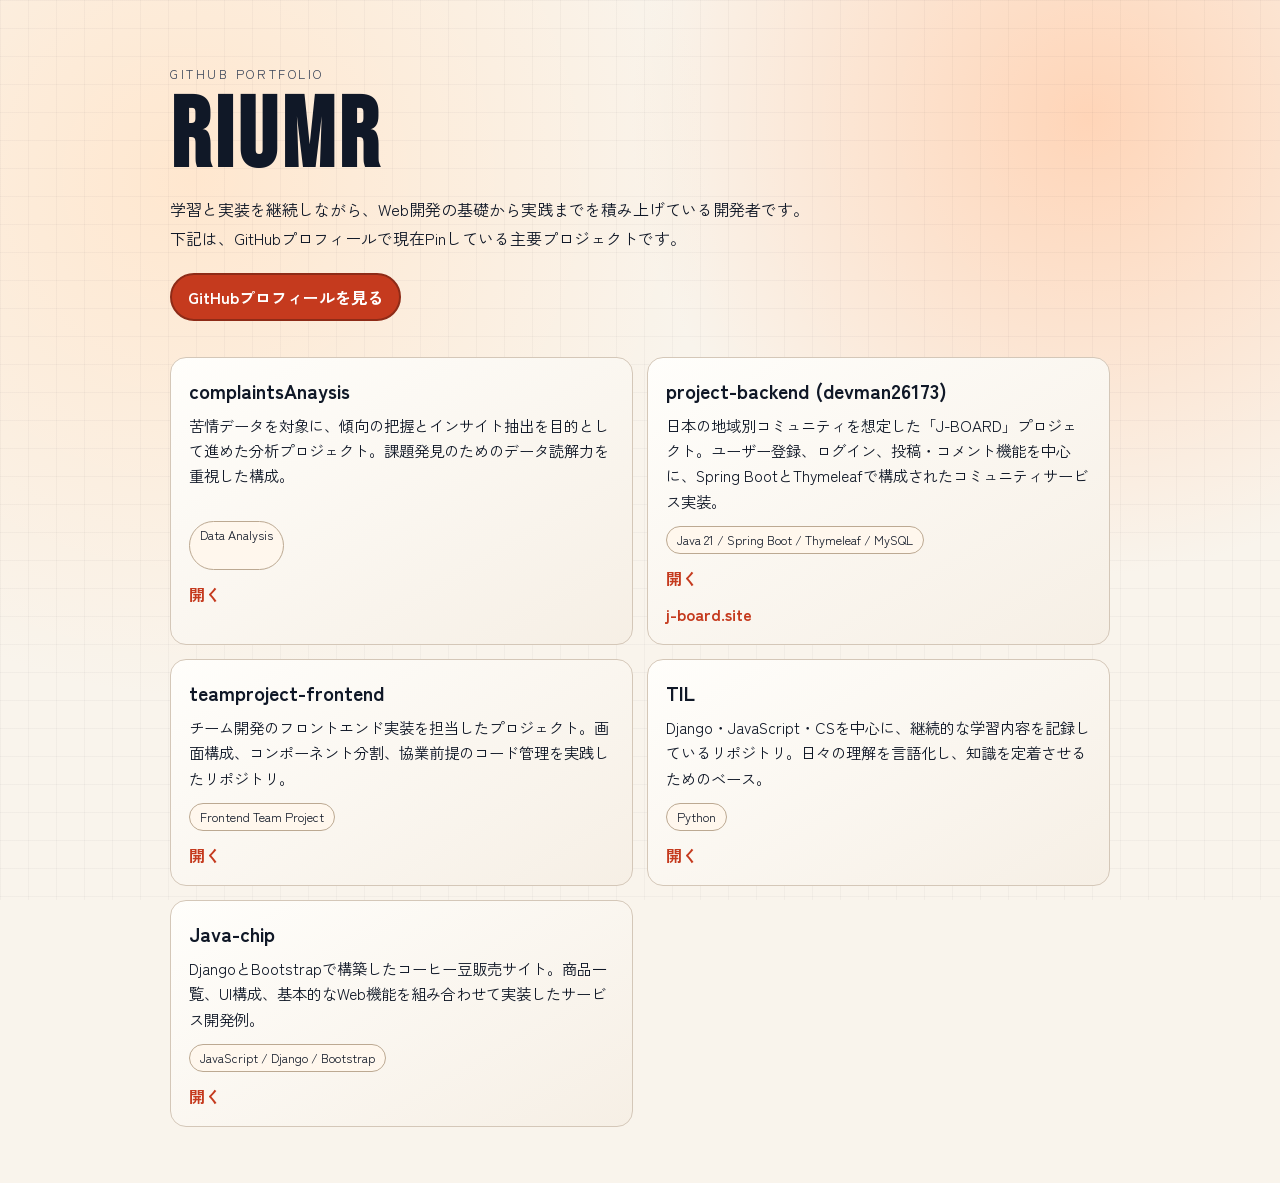
<file: index.html>
<!doctype html>
<html lang="ja">
  <head>
    <meta charset="UTF-8" />
    <meta name="viewport" content="width=device-width, initial-scale=1.0" />
    <title>riumr | GitHub Projects</title>
    <meta
      name="description"
      content="riumrの主要GitHubプロジェクトを紹介するポートフォリオページ"
    />
    <link rel="preconnect" href="https://fonts.googleapis.com" />
    <link rel="preconnect" href="https://fonts.gstatic.com" crossorigin />
    <link
      href="https://fonts.googleapis.com/css2?family=Bebas+Neue&family=Zen+Kaku+Gothic+New:wght@400;500;700&display=swap"
      rel="stylesheet"
    />
    <link rel="stylesheet" href="./styles.css" />
  </head>
  <body>
    <div class="bg-layer"></div>
    <header class="hero">
      <p class="eyebrow">GitHub Portfolio</p>
      <h1>riumr</h1>
      <p class="lead">
        学習と実装を継続しながら、Web開発の基礎から実践までを積み上げている開発者です。<br />
        下記は、GitHubプロフィールで現在Pinしている主要プロジェクトです。
      </p>
      <a class="profile-link" href="https://github.com/riumr" target="_blank" rel="noreferrer">
        GitHubプロフィールを見る
      </a>
    </header>

    <main class="projects">
      <article class="card">
        <div>
          <h2>complaintsAnaysis</h2>
          <p>
            苦情データを対象に、傾向の把握とインサイト抽出を目的として進めた分析プロジェクト。課題発見のためのデータ読解力を重視した構成。
          </p>
        </div>
        <div class="meta">Data Analysis</div>
        <a href="https://github.com/riumr/complaintsAnaysis" target="_blank" rel="noreferrer">開く</a>
      </article>

      <article class="card">
        <div>
          <h2>project-backend (devman26173)</h2>
          <p>
            日本の地域別コミュニティを想定した「J-BOARD」プロジェクト。ユーザー登録、ログイン、投稿・コメント機能を中心に、Spring
            BootとThymeleafで構成されたコミュニティサービス実装。
          </p>
        </div>
        <div class="meta">Java 21 / Spring Boot / Thymeleaf / MySQL</div>
        <a href="https://github.com/devman26173/project-backend" target="_blank" rel="noreferrer">開く</a>
        <a href="http://j-board.site" target="_blank" rel="noreferrer">j-board.site</a>
      </article>

      <article class="card">
        <div>
          <h2>teamproject-frontend</h2>
          <p>
            チーム開発のフロントエンド実装を担当したプロジェクト。画面構成、コンポーネント分割、協業前提のコード管理を実践したリポジトリ。
          </p>
        </div>
        <div class="meta">Frontend Team Project</div>
        <a href="https://github.com/riumr/teamproject-frontend" target="_blank" rel="noreferrer">開く</a>
      </article>

      <article class="card">
        <div>
          <h2>TIL</h2>
          <p>
            Django・JavaScript・CSを中心に、継続的な学習内容を記録しているリポジトリ。日々の理解を言語化し、知識を定着させるためのベース。
          </p>
        </div>
        <div class="meta">Python</div>
        <a href="https://github.com/riumr/TIL" target="_blank" rel="noreferrer">開く</a>
      </article>

      <article class="card">
        <div>
          <h2>Java-chip</h2>
          <p>
            DjangoとBootstrapで構築したコーヒー豆販売サイト。商品一覧、UI構成、基本的なWeb機能を組み合わせて実装したサービス開発例。
          </p>
        </div>
        <div class="meta">JavaScript / Django / Bootstrap</div>
        <a href="https://github.com/riumr/Java-chip" target="_blank" rel="noreferrer">開く</a>
      </article>
    </main>

  </body>
</html>
</file>
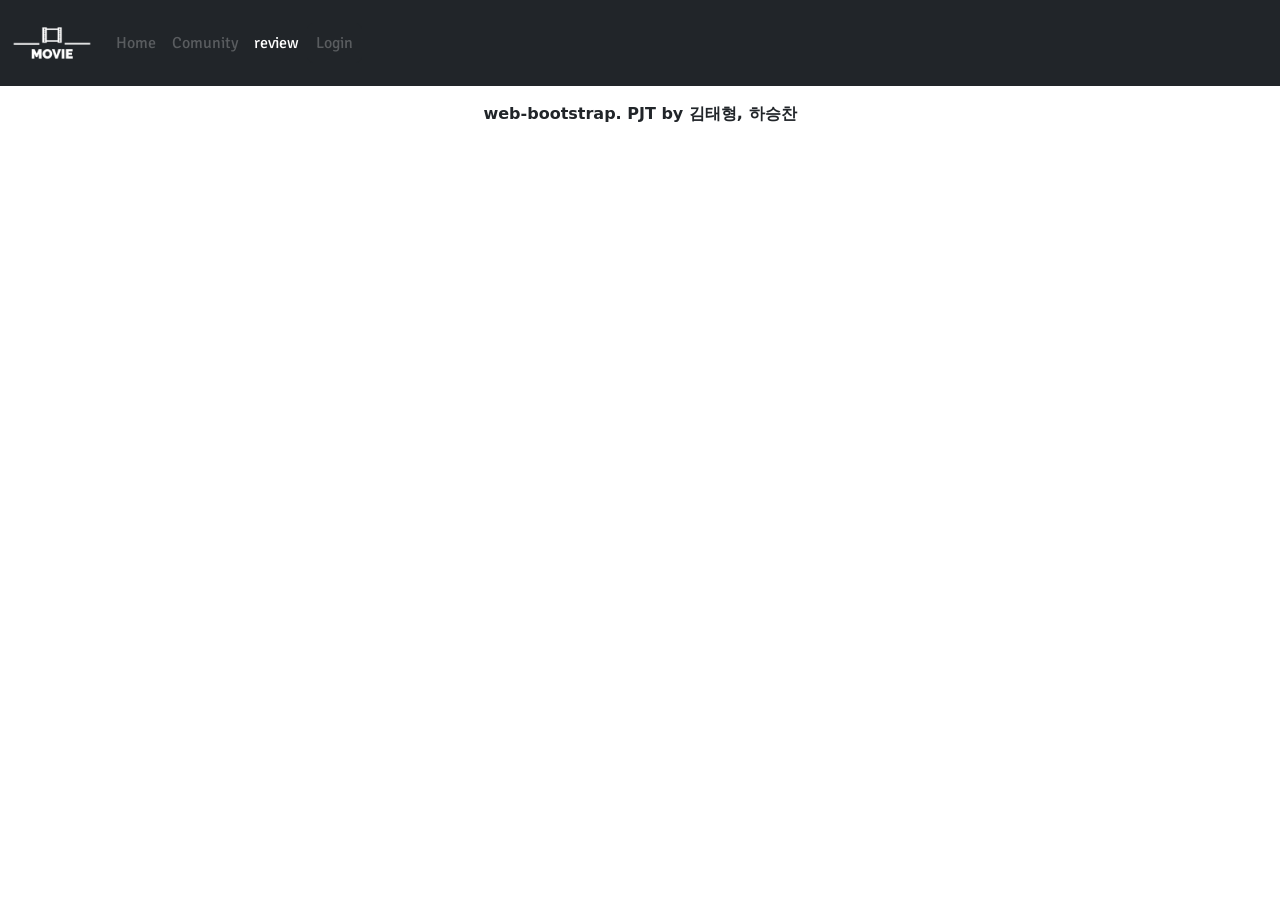
<file: 01_nav_footer.html>
<!DOCTYPE html>
<html lang="ko">
  <head>
    <meta charset="UTF-8" />
    <meta http-equiv="X-UA-Compatible" content="IE=edge" />
    <meta name="viewport" content="width=device-width, initial-scale=1.0" />
    <title>nav_footer</title>
    <!-- bootsrap -->
    <link
      href="https://cdn.jsdelivr.net/npm/bootstrap@5.2.0/dist/css/bootstrap.min.css"
      rel="stylesheet"
      integrity="sha384-gH2yIJqKdNHPEq0n4Mqa/HGKIhSkIHeL5AyhkYV8i59U5AR6csBvApHHNl/vI1Bx"
      crossorigin="anonymous"
    />
    <!-- favicon -->
    <link rel="icon" type="image/x-icon" href="favicon_io/favicon.ico" />
    <!-- font -->
    <link rel="preconnect" href="https://fonts.googleapis.com"> 
    <link rel="preconnect" href="https://fonts.gstatic.com" crossorigin> 
    <link href="https://fonts.googleapis.com/css2?family=Signika&display=swap" rel="stylesheet">
  </head>
  <body>
    <!-- nav -->
    <nav class="navbar navbar-expand-lg bg-dark" style="font-family: 'Signika', sans-serif;">
      <div class="container-fluid">
        <a class="navbar-brand" href="#"
          ><img src="images/logo.png" alt="Bootstrap" width="80" height="60"
        /></a>
        <button
          class="navbar-toggler"
          type="button"
          data-bs-toggle="collapse"
          data-bs-target="#navbarNavAltMarkup"
          aria-controls="navbarNavAltMarkup"
          aria-expanded="false"
          aria-label="Toggle navigation"
        >
          <span class="navbar-toggler-icon"></span>
        </button>
        <div class="collapse navbar-collapse" id="navbarNavAltMarkup">
          <div class="navbar-nav">
            <a
              class="nav-link active text-white opacity-25 text-center"
              aria-current="page"
              href="index.html"
              >Home</a
            >
            <a class="nav-link text-white opacity-25 text-center" href="03_community.html"
              >Comunity</a
            >
            <a
              class="nav-link active text-white text-center"
              aria-current="page"
              href="04_form.html"
              >review</a
            >
            <!--login-->
            <button
              class="btn btn-dark opacity-25 px-2"
              data-bs-toggle="modal"
              data-bs-target="#exampleModal"
            >
              Login
            </button>

            <!-- Modal -->
            <div
              class="modal fade"
              id="exampleModal"
              tabindex="-1"
              aria-labelledby="exampleModalLabel"
              aria-hidden="true"
            >
              <div class="modal-dialog">
                <div class="modal-content">
                  <div class="modal-header">
                    <h5 class="modal-title" id="exampleModalLabel">
                      Modal title
                    </h5>
                    <button
                      type="button"
                      class="btn-close"
                      data-bs-dismiss="modal"
                      aria-label="Close"
                    ></button>
                  </div>
                  <div class="modal-body">
                    <form>
                      <div class="mb-3">
                        <label for="exampleInputEmail1" class="form-label"
                          >Email address</label
                        >
                        <input
                          type="email"
                          class="form-control"
                          id="exampleInputEmail1"
                          aria-describedby="emailHelp"
                        />
                        <div id="emailHelp" class="form-text">
                          We'll never share your email with anyone else.
                        </div>
                      </div>
                      <div class="mb-3">
                        <label for="exampleInputPassword1" class="form-label"
                          >Password</label
                        >
                        <input
                          type="password"
                          class="form-control"
                          id="exampleInputPassword1"
                        />
                      </div>
                      <div class="mb-3 form-check">
                        <input
                          type="checkbox"
                          class="form-check-input"
                          id="exampleCheck1"
                        />
                        <label class="form-check-label" for="exampleCheck1"
                          >Check me out</label
                        >
                      </div>
                    </form>
                  </div>
                  <div
                    class="bg-light p-3 border border-opacity-75 rounded d-flex justify-content-end"
                  >
                    <button
                      type="submit"
                      class="btn btn-secondary"
                      data-bs-dismiss="modal"
                    >
                      close
                    </button>
                    <button type="submit" class="ms-2 btn btn-primary">
                      Submit
                    </button>
                  </div>
                </div>
              </div>
            </div>
          </div>
        </div>
      </div>
    </nav>
    <!-- footer -->
    <p class="text-center fw-semibold p-3">
      web-bootstrap. PJT by 김태형, 하승찬
    </p>
    <script
      src="https://cdn.jsdelivr.net/npm/bootstrap@5.2.0/dist/js/bootstrap.bundle.min.js"
      integrity="sha384-A3rJD856KowSb7dwlZdYEkO39Gagi7vIsF0jrRAoQmDKKtQBHUuLZ9AsSv4jD4Xa"
      crossorigin="anonymous"
    ></script>
  </body>
</html>
</file>
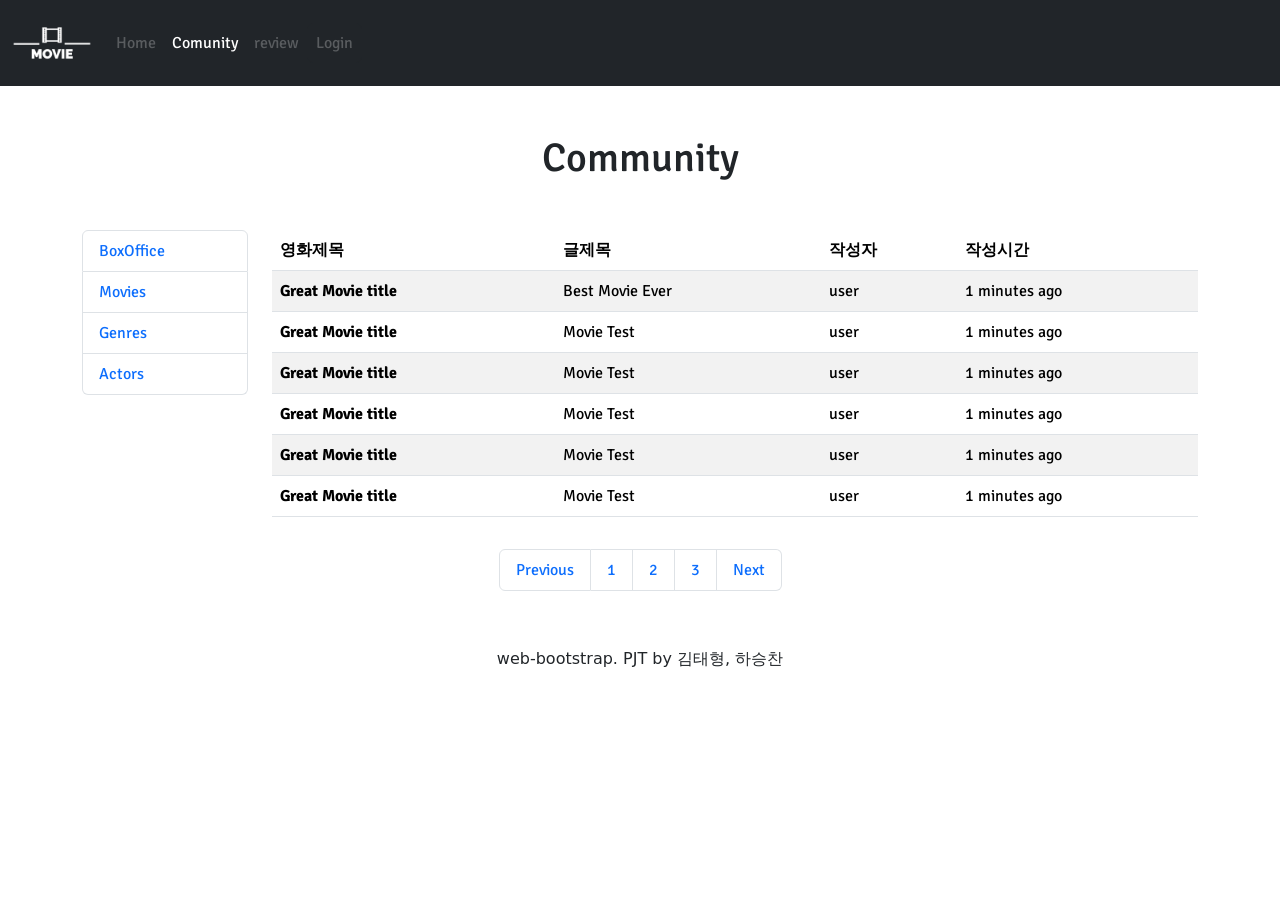
<file: 03_community.html>
<!DOCTYPE html>
<html lang="ko">
  <head>
    <meta charset="UTF-8" />
    <meta http-equiv="X-UA-Compatible" content="IE=edge" />
    <meta name="viewport" content="width=device-width, initial-scale=1.0" />
    <!-- bootstrap -->
    <link
      href="https://cdn.jsdelivr.net/npm/bootstrap@5.2.0/dist/css/bootstrap.min.css"
      rel="stylesheet"
      integrity="sha384-gH2yIJqKdNHPEq0n4Mqa/HGKIhSkIHeL5AyhkYV8i59U5AR6csBvApHHNl/vI1Bx"
      crossorigin="anonymous"
    />
    <!-- favicon -->
    <link rel="icon" type="image/x-icon" href="favicon_io/favicon.ico" />
    <!-- font -->
    <link rel="preconnect" href="https://fonts.googleapis.com"> 
    <link rel="preconnect" href="https://fonts.gstatic.com" crossorigin> 
    <link href="https://fonts.googleapis.com/css2?family=Signika&display=swap" rel="stylesheet">
  </head>
    <title>community</title>
  </head>
  <body>
    <!-- nav -->
    <nav class="navbar navbar-expand-lg bg-dark" style="font-family: 'Signika', sans-serif;">
      <div class="container-fluid">
        <a class="navbar-brand" href="#"
          ><img src="images/logo.png" alt="Bootstrap" width="80" height="60"
        /></a>
        <button
          class="navbar-toggler"
          type="button"
          data-bs-toggle="collapse"
          data-bs-target="#navbarNavAltMarkup"
          aria-controls="navbarNavAltMarkup"
          aria-expanded="false"
          aria-label="Toggle navigation"
        >
          <span class="navbar-toggler-icon"></span>
        </button>
        <div class="collapse navbar-collapse" id="navbarNavAltMarkup">
          <div class="navbar-nav">
            <a
              class="nav-link active text-white opacity-25 text-center"
              aria-current="page"
              href="index.html"
              >Home</a
            >
            <a class="nav-link text-white text-center" href="03_community.html">Comunity</a>
            <a
              class="nav-link active text-white opacity-25 text-center"
              aria-current="page"
              href="04_form.html"
              >review</a
            >
            <!--login-->
            <button
              class="btn btn-dark opacity-25 px-2"
              data-bs-toggle="modal"
              data-bs-target="#exampleModal"
            >
              Login
            </button>

            <!-- Modal -->
            <div
              class="modal fade"
              id="exampleModal"
              tabindex="-1"
              aria-labelledby="exampleModalLabel"
              aria-hidden="true"
            >
              <div class="modal-dialog">
                <div class="modal-content">
                  <div class="modal-header">
                    <h5 class="modal-title" id="exampleModalLabel">
                      Modal title
                    </h5>
                    <button
                      type="button"
                      class="btn-close"
                      data-bs-dismiss="modal"
                      aria-label="Close"
                    ></button>
                  </div>
                  <div class="modal-body">
                    <form>
                      <div class="mb-3">
                        <label for="exampleInputEmail1" class="form-label"
                          >Email address</label
                        >
                        <input
                          type="email"
                          class="form-control"
                          id="exampleInputEmail1"
                          aria-describedby="emailHelp"
                        />
                        <div id="emailHelp" class="form-text">
                          We'll never share your email with anyone else.
                        </div>
                      </div>
                      <div class="mb-3">
                        <label for="exampleInputPassword1" class="form-label"
                          >Password</label
                        >
                        <input
                          type="password"
                          class="form-control"
                          id="exampleInputPassword1"
                        />
                      </div>
                      <div class="mb-3 form-check">
                        <input
                          type="checkbox"
                          class="form-check-input"
                          id="exampleCheck1"
                        />
                        <label class="form-check-label" for="exampleCheck1"
                          >Check me out</label
                        >
                      </div>
                    </form>
                  </div>
                  <div
                    class="bg-light p-3 border border-opacity-75 rounded d-flex justify-content-end"
                  >
                    <button
                      type="submit"
                      class="btn btn-secondary"
                      data-bs-dismiss="modal"
                    >
                      close
                    </button>
                    <button type="submit" class="ms-2 btn btn-primary">
                      Submit
                    </button>
                  </div>
                </div>
              </div>
            </div>
          </div>
        </div>
      </div>
    </nav>
    <!-- main -->
    <div class="container my-5" style="font-family: 'Signika', sans-serif;">
      <h1 class="mb-5 text-center">Community</h1>
      <div class="row mb-3 gy-3">
        <aside class="col-xs-12 col-lg-2">
          <ul class="list-group">
            <li class="list-group-item">
              <a href="" class="text-decoration-none">BoxOffice</a>
            </li>
            <li class="list-group-item">
              <a href="" class="text-decoration-none">Movies</a>
            </li>
            <li class="list-group-item">
              <a href="" class="text-decoration-none">Genres</a>
            </li>
            <li class="list-group-item">
              <a href="" class="text-decoration-none">Actors</a>
            </li>
          </ul>
        </aside>
        <section class="d-none d-lg-block col-xs-12 col-lg-10">
          <table class="table table-striped table-hover table-responsive">
            <thead>
              <tr class="bg-dark text-white">
                <th scope="col fw-bold">영화제목</th>
                <th scope="col fw-bold">글제목</th>
                <th scope="col fw-bold">작성자</th>
                <th scope="col fw-bold">작성시간</th>
              </tr>
            </thead>
            <tbody>
              <tr>
                <th scope="row fw-bold">Great Movie title</th>
                <td>Best Movie Ever</td>
                <td>user</td>
                <td>1 minutes ago</td>
              </tr>
              <tr>
                <th scope="row fw-bold">Great Movie title</th>
                <td>Movie Test</td>
                <td>user</td>
                <td>1 minutes ago</td>
              </tr>
              <tr>
                <th scope="row fw-bold">Great Movie title</th>
                <td>Movie Test</td>
                <td>user</td>
                <td>1 minutes ago</td>
              </tr>
              <tr>
                <th scope="row fw-bold">Great Movie title</th>
                <td>Movie Test</td>
                <td>user</td>
                <td>1 minutes ago</td>
              </tr>
              <tr>
                <th scope="row fw-bold">Great Movie title</th>
                <td>Movie Test</td>
                <td>user</td>
                <td>1 minutes ago</td>
              </tr>
              <tr>
                <th scope="row fw-bold">Great Movie title</th>
                <td>Movie Test</td>
                <td>user</td>
                <td>1 minutes ago</td>
              </tr>
            </tbody>
          </table>
        </section>
      </div>
      <div class="d-none d-lg-block">
        <ul class="list-group list-group-horizontal justify-content-center">
          <li class="list-group-item">
            <a href="" class="text-decoration-none">Previous</a>
          </li>
          <li class="list-group-item">
            <a href="" class="text-decoration-none">1</a>
          </li>
          <li class="list-group-item">
            <a href="" class="text-decoration-none">2</a>
          </li>
          <li class="list-group-item">
            <a href="" class="text-decoration-none">3</a>
          </li>
          <li class="list-group-item">
            <a href="" class="text-decoration-none">Next</a>
          </li>
        </ul>
      </div>
      <div class="d-lg-none">
        <div class="card mb-3" style="width: 100%">
          <div class="card-body">
            <h5 class="card-title">Best Movie ever</h5>
            <h6 class="card-subtitle mb-2 text-muted">Great Movie title</h6>
            <p class="card-text">user</p>
            <p class="card-text">1 minute ago</p>
          </div>
        </div>
        <div class="card mb-3" style="width: 100%">
          <div class="card-body">
            <h5 class="card-title">Movie Test</h5>
            <h6 class="card-subtitle mb-2 text-muted">Great Movie title</h6>
            <p class="card-text">user</p>
            <p class="card-text">1 minute ago</p>
          </div>
        </div>
        <div class="card mb-3" style="width: 100%">
          <div class="card-body">
            <h5 class="card-title">Movie Test</h5>
            <h6 class="card-subtitle mb-2 text-muted">Great Movie title</h6>
            <p class="card-text">user</p>
            <p class="card-text">1 minute ago</p>
          </div>
        </div>
        <div class="card mb-3" style="width: 100%">
          <div class="card-body">
            <h5 class="card-title">Movie Test</h5>
            <h6 class="card-subtitle mb-2 text-muted">Great Movie title</h6>
            <p class="card-text">user</p>
            <p class="card-text">1 minute ago</p>
          </div>
        </div>
        <div class="card mb-3" style="width: 100%">
          <div class="card-body">
            <h5 class="card-title">Movie Test</h5>
            <h6 class="card-subtitle mb-2 text-muted">Great Movie title</h6>
            <p class="card-text">user</p>
            <p class="card-text">1 minute ago</p>
          </div>
        </div>
        <div class="card mb-3" style="width: 100%">
          <div class="card-body">
            <h5 class="card-title">Movie</h5>
            <h6 class="card-subtitle mb-2 text-muted">Great Movie title</h6>
            <p class="card-text">user</p>
            <p class="card-text">1 minute ago</p>
          </div>
        </div>
      </div>
    </div>
    <!-- footer -->
    <footer class="text-center p-2 mb-3">
      web-bootstrap. PJT by 김태형, 하승찬
    </footer>
    <script
      src="https://cdn.jsdelivr.net/npm/bootstrap@5.2.0/dist/js/bootstrap.bundle.min.js"
      integrity="sha384-A3rJD856KowSb7dwlZdYEkO39Gagi7vIsF0jrRAoQmDKKtQBHUuLZ9AsSv4jD4Xa"
      crossorigin="anonymous"
    ></script>
  </body>
</html>
</file>
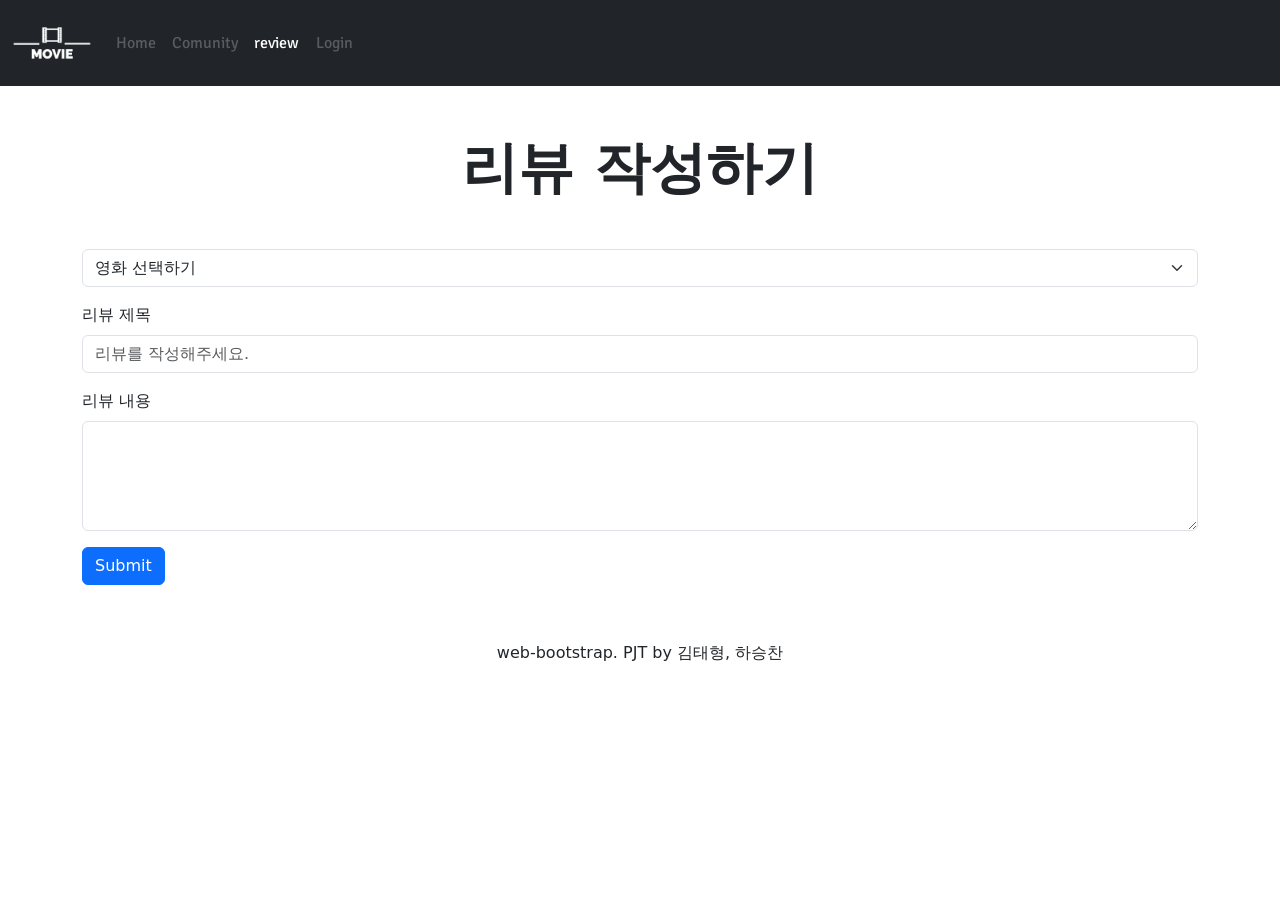
<file: 04_form.html>
<!DOCTYPE html>
<html lang="ko">
  <head>
    <meta charset="UTF-8" />
    <meta http-equiv="X-UA-Compatible" content="IE=edge" />
    <meta name="viewport" content="width=device-width, initial-scale=1.0" />
    <!-- bootsrap -->
    <link
      href="https://cdn.jsdelivr.net/npm/bootstrap@5.2.0/dist/css/bootstrap.min.css"
      rel="stylesheet"
      integrity="sha384-gH2yIJqKdNHPEq0n4Mqa/HGKIhSkIHeL5AyhkYV8i59U5AR6csBvApHHNl/vI1Bx"
      crossorigin="anonymous"
    />
    <!-- favicon -->
    <link rel="icon" type="image/x-icon" href="favicon_io/favicon.ico" />
    <!-- font -->
    <link rel="preconnect" href="https://fonts.googleapis.com" />
    <link rel="preconnect" href="https://fonts.gstatic.com" crossorigin />
    <link
      href="https://fonts.googleapis.com/css2?family=Signika&display=swap"
      rel="stylesheet"
    />
    <title>review</title>
  </head>
  <body>
    <!-- nav -->
    <nav class="navbar navbar-expand-lg bg-dark" style="font-family: 'Signika', sans-serif;">
      <div class="container-fluid">
        <a class="navbar-brand" href="#"
          ><img src="images/logo.png" alt="Bootstrap" width="80" height="60"
        /></a>
        <button
          class="navbar-toggler"
          type="button"
          data-bs-toggle="collapse"
          data-bs-target="#navbarNavAltMarkup"
          aria-controls="navbarNavAltMarkup"
          aria-expanded="false"
          aria-label="Toggle navigation"
        >
          <span class="navbar-toggler-icon"></span>
        </button>
        <div class="collapse navbar-collapse" id="navbarNavAltMarkup">
          <div class="navbar-nav">
            <a
              class="nav-link active text-white opacity-25 text-center"
              aria-current="page"
              href="index.html"
              >Home</a
            >
            <a class="nav-link text-white opacity-25 text-center" href="03_community.html"
              >Comunity</a
            >
            <a
              class="nav-link active text-white text-center"
              aria-current="page"
              href="04_form.html"
              >review</a
            >
            <!--login-->
            <button
              class="btn btn-dark opacity-25 px-2"
              data-bs-toggle="modal"
              data-bs-target="#exampleModal"
            >
              Login
            </button>

            <!-- Modal -->
            <div
              class="modal fade"
              id="exampleModal"
              tabindex="-1"
              aria-labelledby="exampleModalLabel"
              aria-hidden="true"
            >
              <div class="modal-dialog">
                <div class="modal-content">
                  <div class="modal-header">
                    <h5 class="modal-title" id="exampleModalLabel">
                      Modal title
                    </h5>
                    <button
                      type="button"
                      class="btn-close"
                      data-bs-dismiss="modal"
                      aria-label="Close"
                    ></button>
                  </div>
                  <div class="modal-body">
                    <form>
                      <div class="mb-3">
                        <label for="exampleInputEmail1" class="form-label"
                          >Email address</label
                        >
                        <input
                          type="email"
                          class="form-control"
                          id="exampleInputEmail1"
                          aria-describedby="emailHelp"
                        />
                        <div id="emailHelp" class="form-text">
                          We'll never share your email with anyone else.
                        </div>
                      </div>
                      <div class="mb-3">
                        <label for="exampleInputPassword1" class="form-label"
                          >Password</label
                        >
                        <input
                          type="password"
                          class="form-control"
                          id="exampleInputPassword1"
                        />
                      </div>
                      <div class="mb-3 form-check">
                        <input
                          type="checkbox"
                          class="form-check-input"
                          id="exampleCheck1"
                        />
                        <label class="form-check-label" for="exampleCheck1"
                          >Check me out</label
                        >
                      </div>
                    </form>
                  </div>
                  <div
                    class="bg-light p-3 border border-opacity-75 rounded d-flex justify-content-end"
                  >
                    <button
                      type="submit"
                      class="btn btn-secondary"
                      data-bs-dismiss="modal"
                    >
                      close
                    </button>
                    <button type="submit" class="ms-2 btn btn-primary">
                      Submit
                    </button>
                  </div>
                </div>
              </div>
            </div>
          </div>
        </div>
      </div>
    </nav>
    <!-- main -->
    <div class="container my-5">
      <h1 class="text-center fw-bold mb-5 display-4">리뷰 작성하기</h1>
      <select class="form-select mb-3" aria-label="영화 선택하기">
        <option selected>영화 선택하기</option>
        <option value="1">쇼생크 탈출</option>
        <option value="2">죽은 시인의 사회</option>
        <option value="3">다크 나이트 라이즈</option>
        <option value="3">그랜드 부다페스트 호텔</option>
        <option value="3">her</option>
        <option value="3">위대한 쇼맨</option>
      </select>
      <div class="mb-3">
        <label for="formGroupInput" class="form-label">리뷰 제목</label>
        <input
          type="text"
          class="form-control"
          id="formGroupInput"
          placeholder="리뷰를 작성해주세요."
        />
      </div>
      <div class="mb-3">
        <label for="formGroupInput2" class="form-label">리뷰 내용</label>
        <textarea class="form-control" id="formGroupInput2" rows="4"></textarea>
      </div>
      <button type="submit" class="btn btn-primary">Submit</button>
    </div>
    <!-- footer -->
    <footer class="text-center p-2 mb-3">
      web-bootstrap. PJT by 김태형, 하승찬
    </footer>
    <script
      src="https://cdn.jsdelivr.net/npm/bootstrap@5.2.0/dist/js/bootstrap.bundle.min.js"
      integrity="sha384-A3rJD856KowSb7dwlZdYEkO39Gagi7vIsF0jrRAoQmDKKtQBHUuLZ9AsSv4jD4Xa"
      crossorigin="anonymous"
    ></script>
  </body>
</html>
</file>
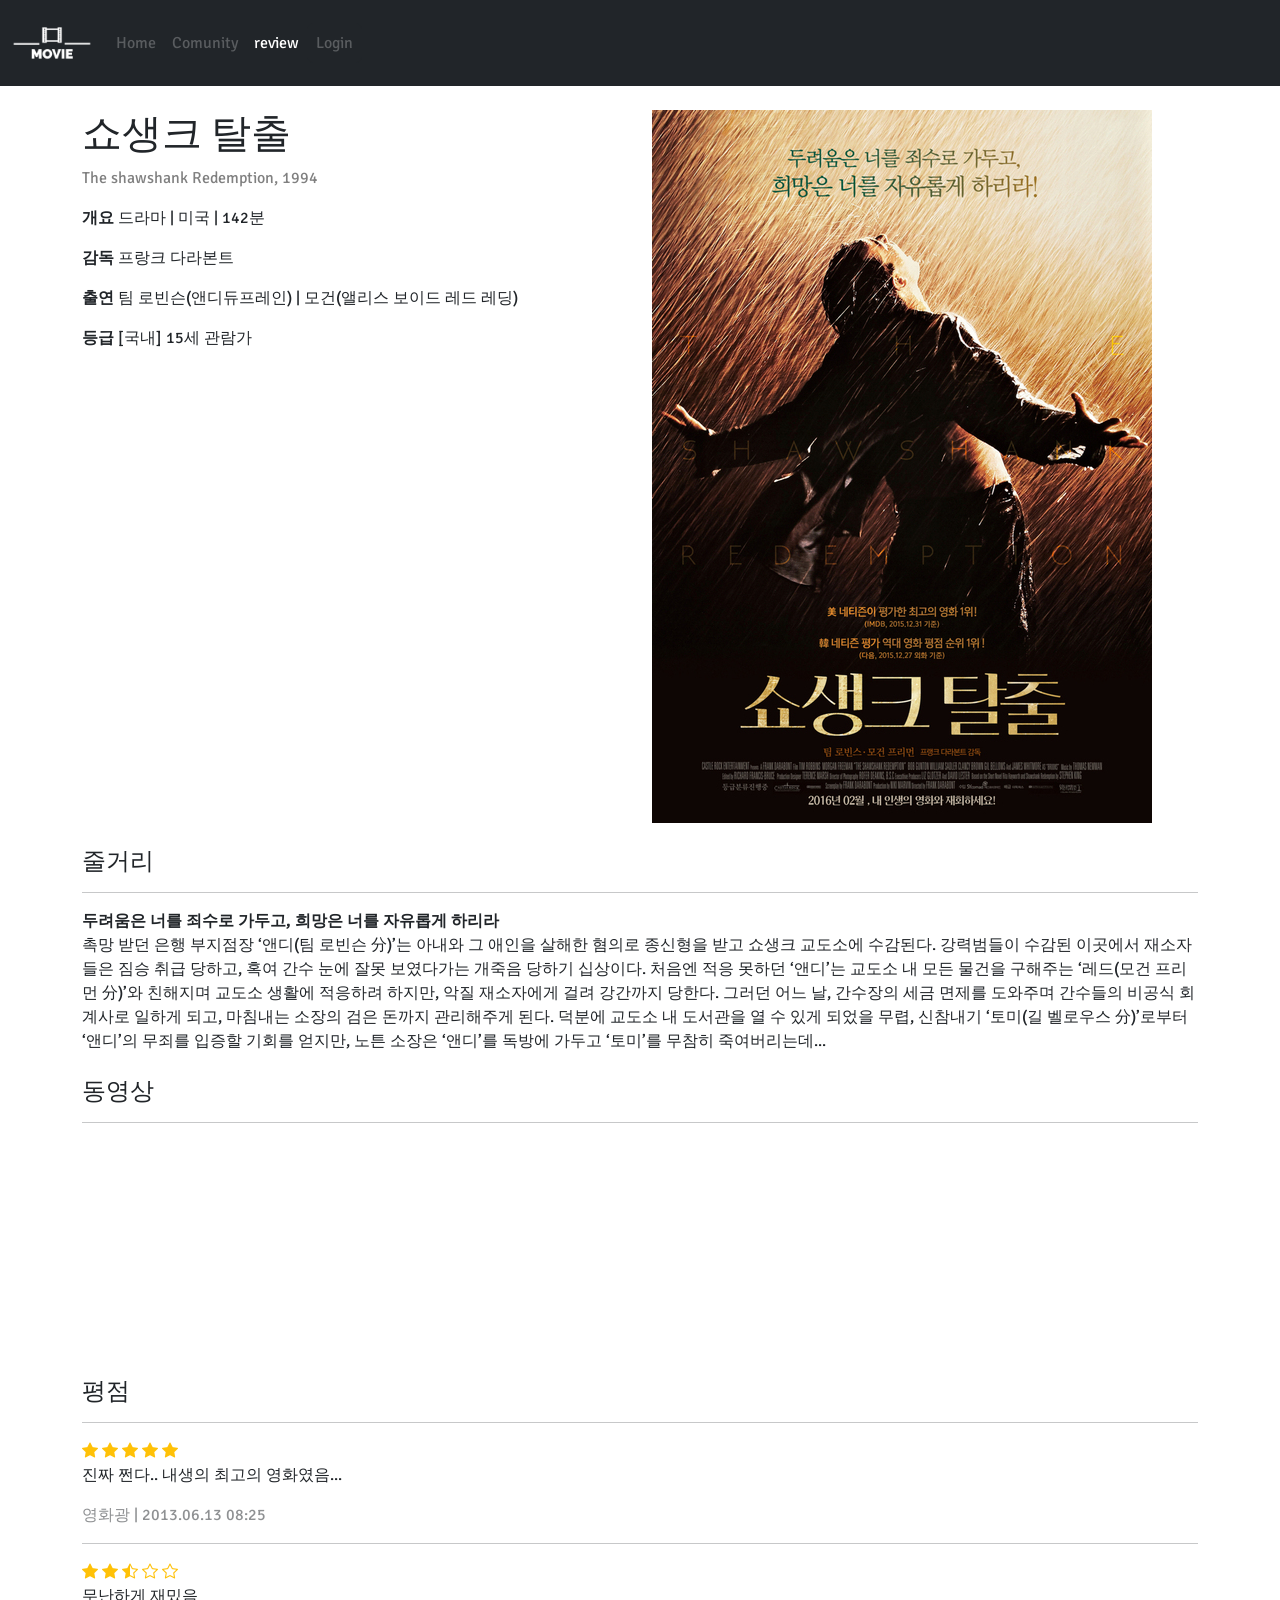
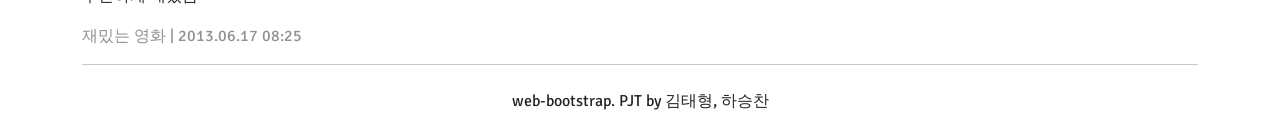
<file: 05_movie.html>
<!DOCTYPE html>
<html lang="ko">
  <head>
    <meta charset="UTF-8" />
    <meta http-equiv="X-UA-Compatible" content="IE=edge" />
    <meta name="viewport" content="width=device-width, initial-scale=1.0" />
    <title>movie</title>
    <!-- bootsrap -->
    <link
      href="https://cdn.jsdelivr.net/npm/bootstrap@5.2.0/dist/css/bootstrap.min.css"
      rel="stylesheet"
      integrity="sha384-gH2yIJqKdNHPEq0n4Mqa/HGKIhSkIHeL5AyhkYV8i59U5AR6csBvApHHNl/vI1Bx"
      crossorigin="anonymous"
    />
    <link
      rel="stylesheet"
      href="https://cdn.jsdelivr.net/npm/bootstrap-icons@1.9.1/font/bootstrap-icons.css"
    />
    <!-- favicon -->
    <link rel="icon" type="image/x-icon" href="favicon_io/favicon.ico" />
    <!-- font -->
    <link rel="preconnect" href="https://fonts.googleapis.com" />
    <link rel="preconnect" href="https://fonts.gstatic.com" crossorigin />
    <link
      href="https://fonts.googleapis.com/css2?family=Signika&display=swap"
      rel="stylesheet"
    />
  </head>
  <body>
    <!-- nav -->
    <nav
      class="navbar navbar-expand-lg bg-dark"
      style="font-family: 'Signika', sans-serif"
    >
      <div class="container-fluid">
        <a class="navbar-brand" href="#"
          ><img src="images/logo.png" alt="Bootstrap" width="80" height="60"
        /></a>
        <button
          class="navbar-toggler"
          type="button"
          data-bs-toggle="collapse"
          data-bs-target="#navbarNavAltMarkup"
          aria-controls="navbarNavAltMarkup"
          aria-expanded="false"
          aria-label="Toggle navigation"
        >
          <span class="navbar-toggler-icon"></span>
        </button>
        <div class="collapse navbar-collapse" id="navbarNavAltMarkup">
          <div class="navbar-nav">
            <a
              class="nav-link active text-white opacity-25 text-center"
              aria-current="page"
              href="index.html"
              >Home</a
            >
            <a class="nav-link text-white opacity-25 text-center" href="03_community.html"
              >Comunity</a
            >
            <a
              class="nav-link active text-white text-center"
              aria-current="page"
              href="04_form.html"
              >review</a
            >
            <!--login-->
            <button
              class="btn btn-dark opacity-25 px-2"
              data-bs-toggle="modal"
              data-bs-target="#exampleModal"
            >
              Login
            </button>

            <!-- Modal -->
            <div
              class="modal fade"
              id="exampleModal"
              tabindex="-1"
              aria-labelledby="exampleModalLabel"
              aria-hidden="true"
            >
              <div class="modal-dialog">
                <div class="modal-content">
                  <div class="modal-header">
                    <h5 class="modal-title" id="exampleModalLabel">
                      Modal title
                    </h5>
                    <button
                      type="button"
                      class="btn-close"
                      data-bs-dismiss="modal"
                      aria-label="Close"
                    ></button>
                  </div>
                  <div class="modal-body">
                    <form>
                      <div class="mb-3">
                        <label for="exampleInputEmail1" class="form-label"
                          >Email address</label
                        >
                        <input
                          type="email"
                          class="form-control"
                          id="exampleInputEmail1"
                          aria-describedby="emailHelp"
                        />
                        <div id="emailHelp" class="form-text">
                          We'll never share your email with anyone else.
                        </div>
                      </div>
                      <div class="mb-3">
                        <label for="exampleInputPassword1" class="form-label"
                          >Password</label
                        >
                        <input
                          type="password"
                          class="form-control"
                          id="exampleInputPassword1"
                        />
                      </div>
                      <div class="mb-3 form-check">
                        <input
                          type="checkbox"
                          class="form-check-input"
                          id="exampleCheck1"
                        />
                        <label class="form-check-label" for="exampleCheck1"
                          >Check me out</label
                        >
                      </div>
                    </form>
                  </div>
                  <div
                    class="bg-light p-3 border border-opacity-75 rounded d-flex justify-content-end"
                  >
                    <button
                      type="submit"
                      class="btn btn-secondary"
                      data-bs-dismiss="modal"
                    >
                      close
                    </button>
                    <button type="submit" class="ms-2 btn btn-primary">
                      Submit
                    </button>
                  </div>
                </div>
              </div>
            </div>
          </div>
        </div>
      </div>
    </nav>
    <!-- movie summary -->
    <div class="container my-4" style="font-family: 'Signika', sans-serif">
      <div class="row row-cols-1 row-cols-md-2">
        <div class="col">
          <h1>쇼생크 탈출</h1>
          <p style="font-size: 1rem; color: gray">
            The shawshank Redemption, 1994
          </p>
          <p><span class="fw-bold">개요</span> 드라마 | 미국 | 142분</p>
          <p><span class="fw-bold">감독</span> 프랑크 다라본트</p>
          <p>
            <span class="fw-bold">출연</span>
            팀 로빈슨(앤디듀프레인) | 모건(앨리스 보이드 레드 레딩)
          </p>
          <p><span class="fw-bold">등급</span> [국내] 15세 관람가</p>
        </div>

        <div class="col">
          <img class="img-fluid" src="images/movie1.jpg" alt="쇼생크스 탈출" />
        </div>
      </div>
    </div>
    <!-- movie info -->
    <div class="container mb-4" style="font-family: 'Signika', sans-serif">
      <h4>
        줄거리<br />
        <hr />
      </h4>
      <p>
        <span class="fw-bold mb-1">두려움은 너를 죄수로 가두고, 희망은 너를 자유롭게 하리라 </span>
        <br />
        촉망 받던 은행 부지점장 ‘앤디(팀 로빈슨 分)’는 아내와 그 애인을 살해한
        혐의로 종신형을 받고 쇼생크 교도소에 수감된다. 강력범들이 수감된
        이곳에서 재소자들은 짐승 취급 당하고, 혹여 간수 눈에 잘못 보였다가는
        개죽음 당하기 십상이다. 처음엔 적응 못하던 ‘앤디’는 교도소 내 모든
        물건을 구해주는 ‘레드(모건 프리먼 分)’와 친해지며 교도소 생활에 적응하려
        하지만, 악질 재소자에게 걸려 강간까지 당한다. 그러던 어느 날, 간수장의
        세금 면제를 도와주며 간수들의 비공식 회계사로 일하게 되고, 마침내는
        소장의 검은 돈까지 관리해주게 된다. 덕분에 교도소 내 도서관을 열 수 있게
        되었을 무렵, 신참내기 ‘토미(길 벨로우스 分)’로부터 ‘앤디’의 무죄를
        입증할 기회를 얻지만, 노튼 소장은 ‘앤디’를 독방에 가두고 ‘토미’를 무참히
        죽여버리는데...
      </p>
    </div>
    <!-- movie review -->
    <div class="container" style="font-family: 'Signika', sans-serif">
      <h4>
        동영상<br />
        <hr />
      </h4>
      <div
        class="row row-cols-1 row-cols-sm-2 row-cols-md-3 gy-3 justify-content-around my-4"
      >
        <div class="col ratio ratio-16x9" style="width: 320px">
          <iframe
            src="https://www.youtube.com/embed/bAWvR2ulCJ4"
            title="YouTube video player"
            frameborder="0"
            allow="accelerometer; autoplay; clipboard-write; encrypted-media; gyroscope; picture-in-picture"
            allowfullscreen
          ></iframe>
        </div>

        <div class="col ratio ratio-16x9" style="width: 320px">
          <iframe
            src="https://www.youtube.com/embed/Do0slRSdnVM"
            title="YouTube video player"
            frameborder="0"
            allow="accelerometer; autoplay; clipboard-write; encrypted-media; gyroscope; picture-in-picture"
            allowfullscreen
          ></iframe>
        </div>

        <div class="col ratio ratio-16x9" style="width: 320px">
          <iframe
            src="https://www.youtube.com/embed/8ecTKUtmsiI"
            title="YouTube video player"
            frameborder="0"
            allow="accelerometer; autoplay; clipboard-write; encrypted-media; gyroscope; picture-in-picture"
            allowfullscreen
          ></iframe>
        </div>
      </div>
    </div>
    <div class="container mt-3" style="font-family: 'Signika', sans-serif">
      <h4 class="mt-5">
        평점 <br />
        <hr />
      </h4>
      <div>
        <i class="bi bi-star-fill text-warning"></i>
        <i class="bi bi-star-fill text-warning"></i>
        <i class="bi bi-star-fill text-warning"></i>
        <i class="bi bi-star-fill text-warning"></i>
        <i class="bi bi-star-fill text-warning"></i>
        <p>진짜 쩐다.. 내생의 최고의 영화였음...</p>
        <p class="text-dark opacity-50">영화광 | 2013.06.13 08:25</p>
        <hr />
      </div>

      <div>
        <i class="bi bi-star-fill text-warning"></i>
        <i class="bi bi-star-fill text-warning"></i>
        <i class="bi bi-star-half text-warning"></i>
        <i class="bi bi-star text-warning"></i>
        <i class="bi bi-star text-warning"></i>
        <p>무난하게 재밌음</p>
        <p class="text-dark opacity-50">재밌는 영화 | 2013.06.17 08:25</p>
        <hr />
      </div>
    </div>
    <!-- footer -->
    <footer
      class="text-center p-2 mb-3"
      style="font-family: 'Signika', sans-serif"
    >
      web-bootstrap. PJT by 김태형, 하승찬
    </footer>
    <script
      src="https://cdn.jsdelivr.net/npm/bootstrap@5.2.0/dist/js/bootstrap.bundle.min.js"
      integrity="sha384-A3rJD856KowSb7dwlZdYEkO39Gagi7vIsF0jrRAoQmDKKtQBHUuLZ9AsSv4jD4Xa"
      crossorigin="anonymous"
    ></script>
  </body>
</html>
</file>
<file: styles.css>
:root {
  --bg: #f9f4ec;
  --ink: #101827;
  --accent: #c53a1e;
  --accent-soft: #ef7f45;
  --line: #d4c7b8;
  --card: #fffefb;
}

* {
  box-sizing: border-box;
}

body {
  margin: 0;
  font-family: "Zen Kaku Gothic New", sans-serif;
  color: var(--ink);
  background: radial-gradient(circle at 15% 15%, #ffe7cf 0%, transparent 35%),
    radial-gradient(circle at 85% 10%, #ffd5b8 0%, transparent 30%), var(--bg);
  min-height: 100vh;
}

.bg-layer {
  position: fixed;
  inset: 0;
  background-image: linear-gradient(90deg, rgba(16, 24, 39, 0.03) 1px, transparent 1px),
    linear-gradient(rgba(16, 24, 39, 0.03) 1px, transparent 1px);
  background-size: 28px 28px;
  pointer-events: none;
  z-index: -1;
}

.hero {
  max-width: 980px;
  margin: 0 auto;
  padding: 64px 20px 28px;
  animation: fade-up 700ms ease-out both;
}

.eyebrow {
  text-transform: uppercase;
  letter-spacing: 0.2em;
  font-size: 0.8rem;
  color: #394458;
  margin: 0;
}

h1 {
  margin: 8px 0 10px;
  font-family: "Bebas Neue", sans-serif;
  font-size: clamp(3.2rem, 10vw, 6.2rem);
  letter-spacing: 0.04em;
  line-height: 0.95;
}

.lead {
  margin: 0;
  max-width: 760px;
  line-height: 1.8;
  font-size: 1rem;
}

.profile-link {
  display: inline-block;
  margin-top: 20px;
  text-decoration: none;
  color: #fff;
  background: var(--accent);
  border: 2px solid #8e2b17;
  padding: 10px 16px;
  border-radius: 999px;
  font-weight: 700;
  transition: transform 180ms ease, background-color 180ms ease;
}

.profile-link:hover {
  transform: translateY(-2px);
  background: var(--accent-soft);
}

.projects {
  max-width: 980px;
  margin: 0 auto;
  padding: 8px 20px 56px;
  display: grid;
  grid-template-columns: repeat(2, minmax(0, 1fr));
  gap: 14px;
}

.card {
  border: 1px solid var(--line);
  background: linear-gradient(150deg, var(--card), #f6efe5);
  border-radius: 16px;
  padding: 18px;
  display: grid;
  gap: 12px;
  min-height: 220px;
  animation: fade-up 700ms ease-out both;
}

.card h2 {
  margin: 0 0 8px;
  font-size: 1.24rem;
}

.card p {
  margin: 0;
  line-height: 1.65;
  font-size: 0.96rem;
}

.meta {
  display: inline-block;
  width: fit-content;
  font-size: 0.78rem;
  padding: 4px 10px;
  border-radius: 999px;
  border: 1px solid #bca992;
  background: #fff7ed;
}

.card a {
  width: fit-content;
  color: var(--accent);
  font-weight: 700;
  text-decoration: none;
}

.card a:hover {
  text-decoration: underline;
}

footer {
  text-align: center;
  padding: 0 20px 42px;
  color: #4c576b;
  font-size: 0.86rem;
}

@keyframes fade-up {
  from {
    opacity: 0;
    transform: translateY(12px);
  }
  to {
    opacity: 1;
    transform: translateY(0);
  }
}

@media (max-width: 860px) {
  .projects {
    grid-template-columns: 1fr;
  }

  .hero {
    padding-top: 48px;
  }
}
</file>
